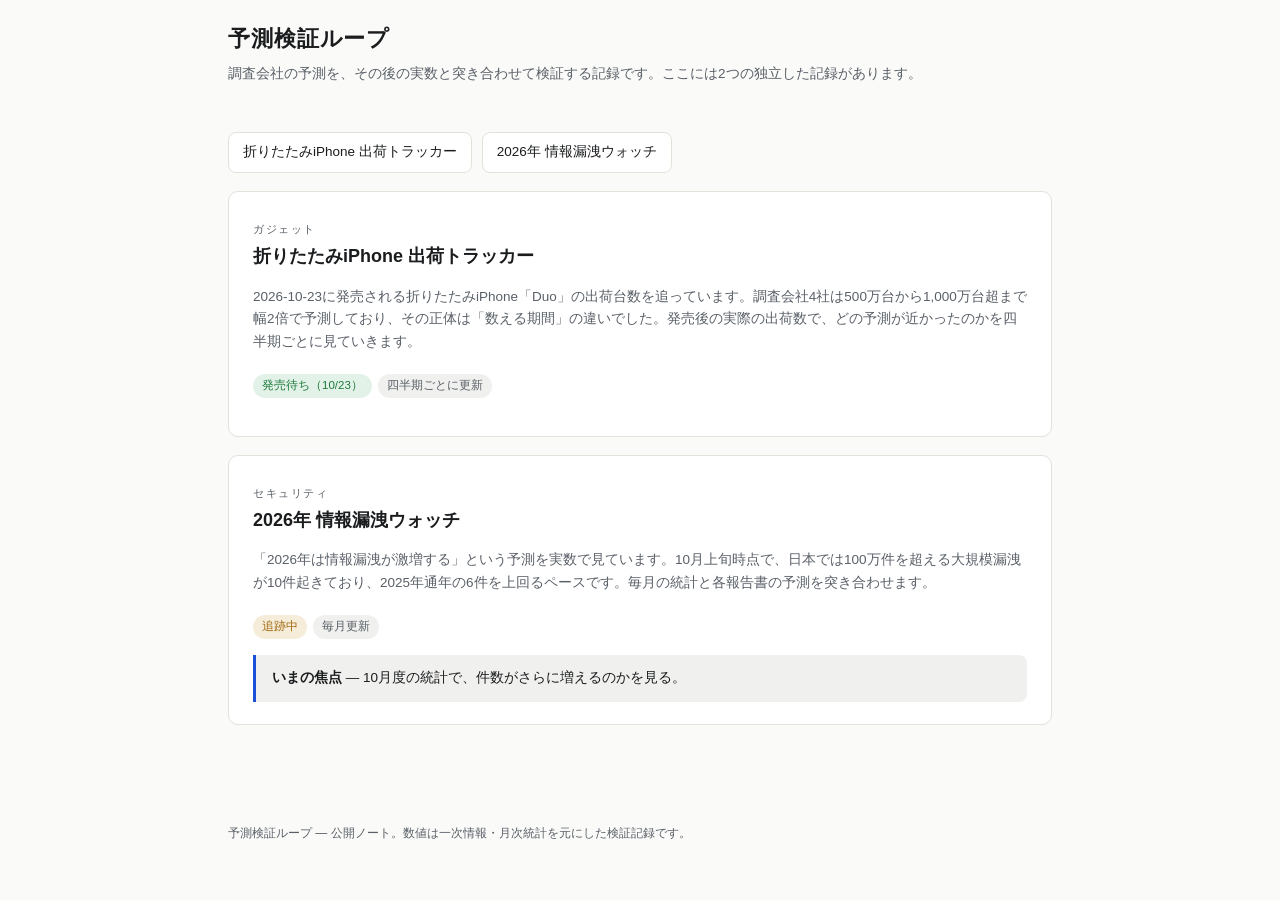
<file: index.html>
<!doctype html>
<html lang="ja">
<head>
<meta name="google-site-verification" content="UVGbnAkfxEqZ9CK4fB3fkGncIZO2VqoLKLQujLB-V0g" />
<meta charset="UTF-8">
<meta name="viewport" content="width=device-width, initial-scale=1.0">
<title>予測検証ループ</title>
<meta name="description" content="調査会社の予測を、その後の実数と突き合わせて検証する2つの記録サイト。①折りたたみiPhone出荷トラッカー ②2026年情報漏洩ウォッチ">
<meta name="robots" content="index,follow">
<link rel="canonical" href="https://sunwien1993-jpg.github.io/">
<meta property="og:type" content="website">
<meta property="og:title" content="予測検証ループ">
<meta property="og:description" content="調査会社の予測を実数で検証する2つの記録。折りたたみiPhone出荷・2026年情報漏洩。">
<meta property="og:url" content="https://sunwien1993-jpg.github.io/">
<meta property="og:locale" content="ja_JP">
<meta property="og:site_name" content="予測検証ループ">
<link rel="stylesheet" href="style.css">
</head>
<body>
<header class="site">
<h1>予測検証ループ</h1>
<p>調査会社の予測を、その後の実数と突き合わせて検証する記録です。ここには2つの独立した記録があります。</p>
</header>
<main>
<nav class="loops">
<a href="duo/">折りたたみiPhone 出荷トラッカー</a>
<a href="leak/">2026年 情報漏洩ウォッチ</a>
</nav>

<div class="card">
<span class="kicker">ガジェット</span>
<h2><a href="duo/" style="color:inherit;text-decoration:none">折りたたみiPhone 出荷トラッカー</a></h2>
<p class="sub">2026-10-23に発売される折りたたみiPhone「Duo」の出荷台数を追っています。調査会社4社は500万台から1,000万台超まで幅2倍で予測しており、その正体は「数える期間」の違いでした。発売後の実際の出荷数で、どの予測が近かったのかを四半期ごとに見ていきます。</p>
<p><span class="tag good">発売待ち（10/23）</span><span class="tag">四半期ごとに更新</span></p>
</div>

<div class="card">
<span class="kicker">セキュリティ</span>
<h2><a href="leak/" style="color:inherit;text-decoration:none">2026年 情報漏洩ウォッチ</a></h2>
<p class="sub">「2026年は情報漏洩が激増する」という予測を実数で見ています。10月上旬時点で、日本では100万件を超える大規模漏洩が10件起きており、2025年通年の6件を上回るペースです。毎月の統計と各報告書の予測を突き合わせます。</p>
<p><span class="tag warn">追跡中</span><span class="tag">毎月更新</span></p>
<div class="callout"><strong>いまの焦点</strong> — 10月度の統計で、件数がさらに増えるのかを見る。</div>
</div>
</main>
<footer class="footer">予測検証ループ — 公開ノート。数値は一次情報・月次統計を元にした検証記録です。</footer>
</body>
</html>
</file>
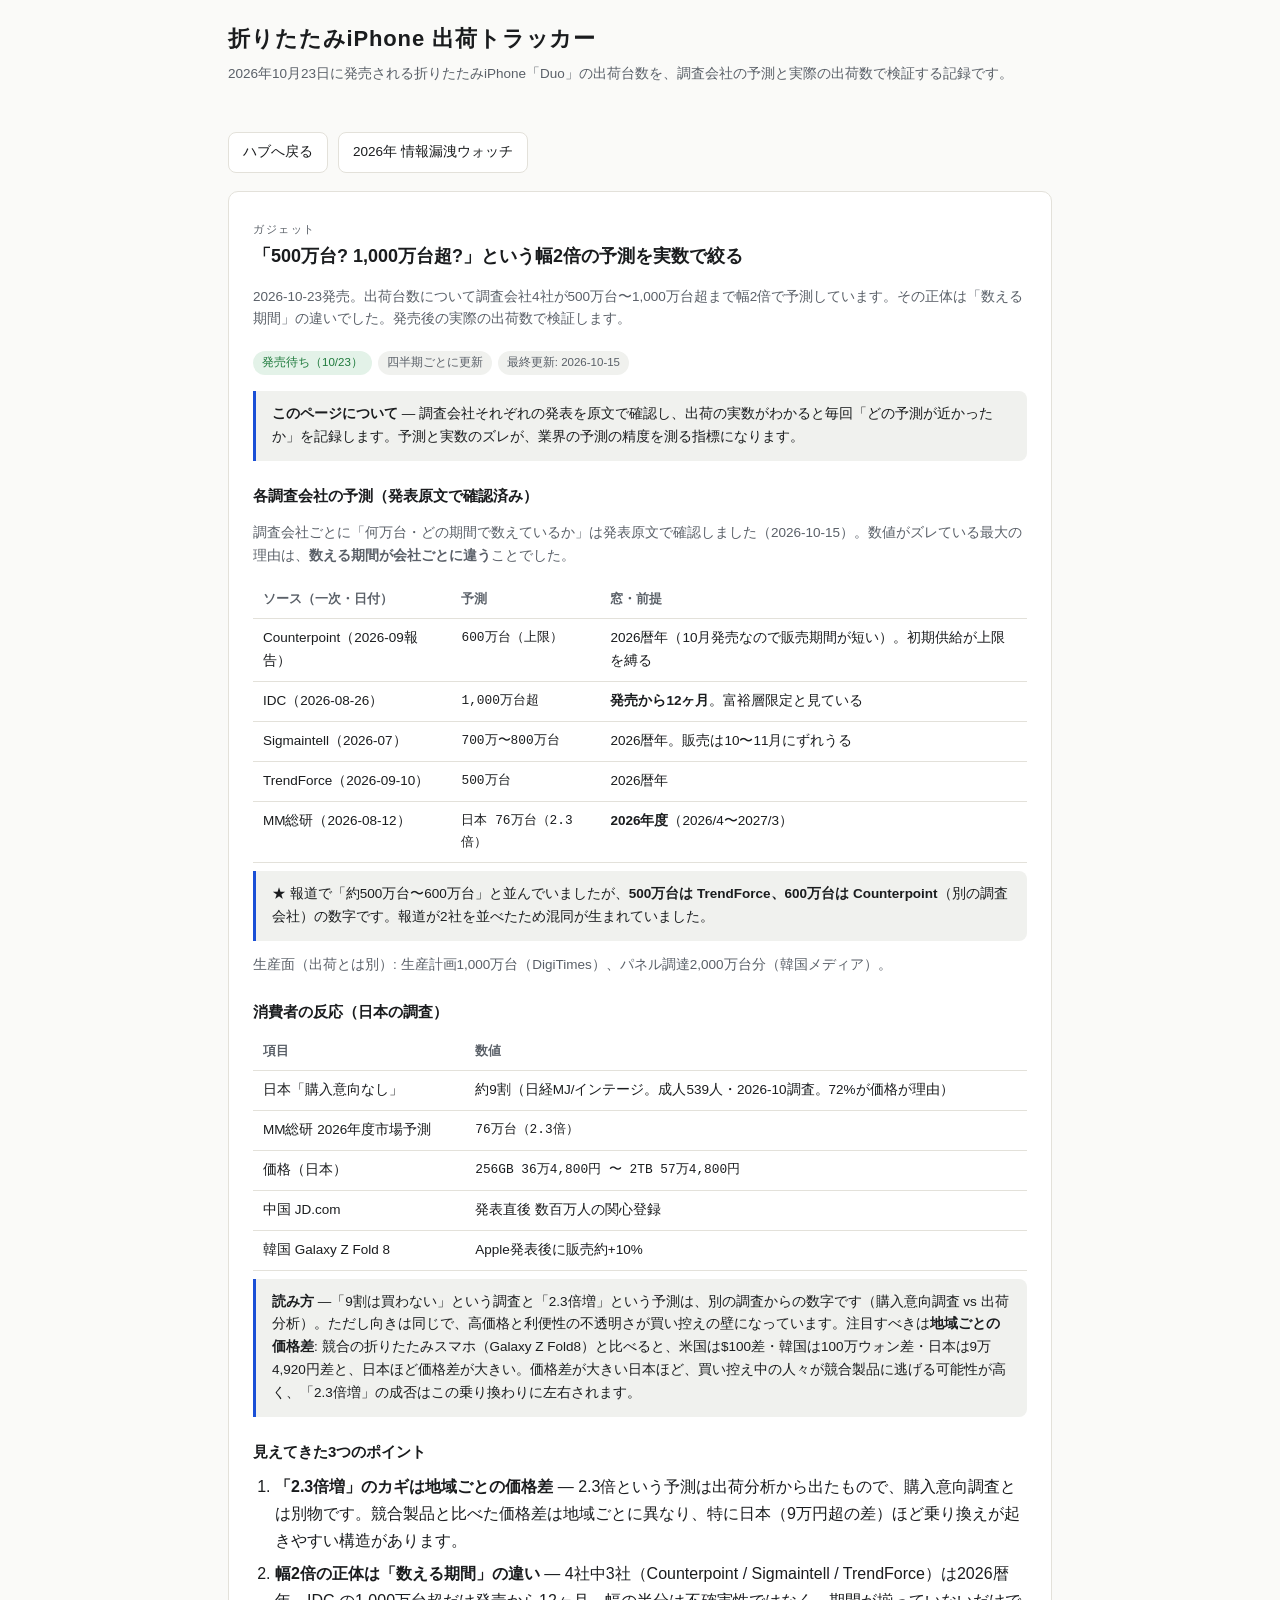
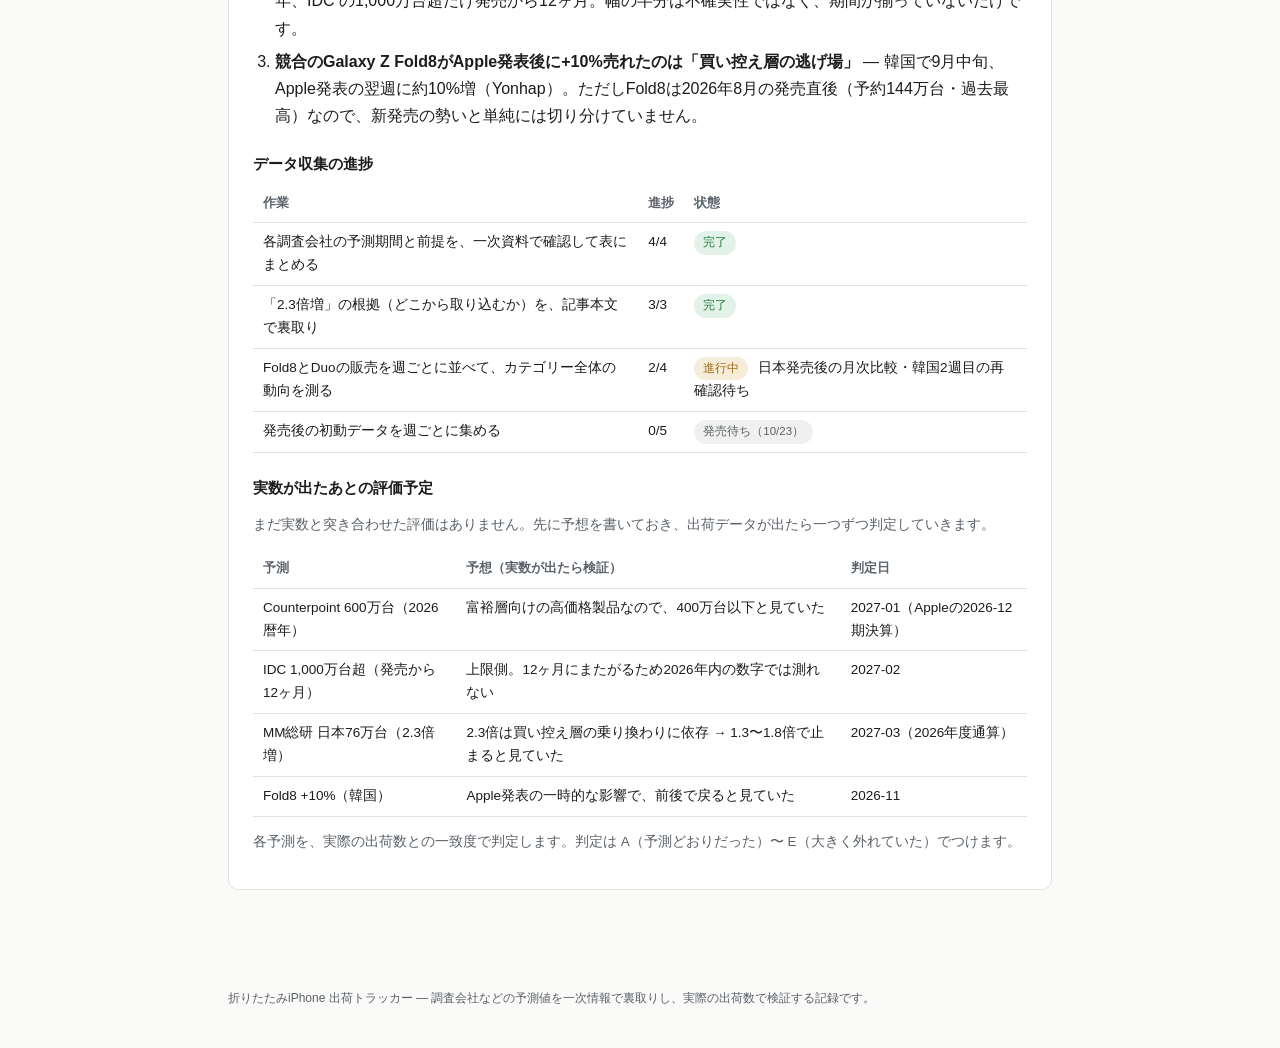
<file: duo/index.html>
<!doctype html>
<html lang="ja">
<head>
<meta charset="UTF-8">
<meta name="viewport" content="width=device-width, initial-scale=1.0">
<title>折りたたみiPhone 出荷トラッカー</title>
<meta name="description" content="2026-10-23発売の折りたたみiPhone「iPhone Duo」の初年度出荷。調査会社4社+MM総研の予測（500万台〜1,000万台超、幅2倍）を、発売後の初動・月次・決算の実数で検証する記録。">
<meta name="robots" content="index,follow">
<link rel="canonical" href="https://sunwien1993-jpg.github.io/duo/">
<meta property="og:type" content="article">
<meta property="og:title" content="iPhone Duo の初年度出荷を実数で絞る">
<meta property="og:description" content="幅2倍の正体は窓の差。初動→月次→決算で予測幅を1つの値に絞る検証ループ。">
<meta property="og:url" content="https://sunwien1993-jpg.github.io/duo/">
<meta property="og:locale" content="ja_JP">
<meta property="og:site_name" content="予測検証ループ">
<script type="application/ld+json">
{"@context":"https://***@type":"Article","headline":"折りたたみiPhone 出荷トラッカー","inLanguage":"ja"}
</script>
<link rel="stylesheet" href="style.css">
</head>
<body>
<header class="site">
<h1>折りたたみiPhone 出荷トラッカー</h1>
<p>2026年10月23日に発売される折りたたみiPhone「Duo」の出荷台数を、調査会社の予測と実際の出荷数で検証する記録です。</p>
</header>
<main>
<nav class="loops">
<a href="../index.html">ハブへ戻る</a>
<a href="../leak/">2026年 情報漏洩ウォッチ</a>
</nav>

<article class="card">
<span class="kicker">ガジェット</span>
<h2>「500万台? 1,000万台超?」という幅2倍の予測を実数で絞る</h2>
<p class="sub">2026-10-23発売。出荷台数について調査会社4社が500万台〜1,000万台超まで幅2倍で予測しています。その正体は「数える期間」の違いでした。発売後の実際の出荷数で検証します。</p>
<p><span class="tag good">発売待ち（10/23）</span><span class="tag">四半期ごとに更新</span><span class="tag">最終更新: 2026-10-15</span></p>
<div class="callout"><strong>このページについて</strong> — 調査会社それぞれの発表を原文で確認し、出荷の実数がわかると毎回「どの予測が近かったか」を記録します。予測と実数のズレが、業界の予測の精度を測る指標になります。</div>

<h3>各調査会社の予測（発表原文で確認済み）</h3>
<p class="sub">調査会社ごとに「何万台・どの期間で数えているか」は発表原文で確認しました（2026-10-15）。数値がズレている最大の理由は、<strong>数える期間が会社ごとに違う</strong>ことでした。</p>
<table>
<tr><th>ソース（一次・日付）</th><th>予測</th><th>窓・前提</th></tr>
<tr><td>Counterpoint（2026-09報告）</td><td class="num">600万台（上限）</td><td>2026暦年（10月発売なので販売期間が短い）。初期供給が上限を縛る</td></tr>
<tr><td>IDC（2026-08-26）</td><td class="num">1,000万台超</td><td><strong>発売から12ヶ月</strong>。富裕層限定と見ている</td></tr>
<tr><td>Sigmaintell（2026-07）</td><td class="num">700万〜800万台</td><td>2026暦年。販売は10〜11月にずれうる</td></tr>
<tr><td>TrendForce（2026-09-10）</td><td class="num">500万台</td><td>2026暦年</td></tr>
<tr><td>MM総研（2026-08-12）</td><td class="num">日本 76万台（2.3倍）</td><td><strong>2026年度</strong>（2026/4〜2027/3）</td></tr>
</table>
<div class="callout">★ 報道で「約500万台〜600万台」と並んでいましたが、<strong>500万台は TrendForce、600万台は Counterpoint</strong>（別の調査会社）の数字です。報道が2社を並べたため混同が生まれていました。</div>
<p class="sub">生産面（出荷とは別）: 生産計画1,000万台（DigiTimes）、パネル調達2,000万台分（韓国メディア）。</p>

<h3>消費者の反応（日本の調査）</h3>
<table>
<tr><th>項目</th><th>数値</th></tr>
<tr><td>日本「購入意向なし」</td><td>約9割（日経MJ/インテージ。成人539人・2026-10調査。72%が価格が理由）</td></tr>
<tr><td>MM総研 2026年度市場予測</td><td class="num">76万台（2.3倍）</td></tr>
<tr><td>価格（日本）</td><td class="num">256GB 36万4,800円 〜 2TB 57万4,800円</td></tr>
<tr><td>中国 JD.com</td><td>発表直後 数百万人の関心登録</td></tr>
<tr><td>韓国 Galaxy Z Fold 8</td><td>Apple発表後に販売約+10%</td></tr>
</table>
<div class="callout"><strong>読み方</strong> —「9割は買わない」という調査と「2.3倍増」という予測は、別の調査からの数字です（購入意向調査 vs 出荷分析）。ただし向きは同じで、高価格と利便性の不透明さが買い控えの壁になっています。注目すべきは<strong>地域ごとの価格差</strong>: 競合の折りたたみスマホ（Galaxy Z Fold8）と比べると、米国は$100差・韓国は100万ウォン差・日本は9万4,920円差と、日本ほど価格差が大きい。価格差が大きい日本ほど、買い控え中の人々が競合製品に逃げる可能性が高く、「2.3倍増」の成否はこの乗り換わりに左右されます。</div>

<h3>見えてきた3つのポイント</h3>
<ol class="steps">
<li><strong>「2.3倍増」のカギは地域ごとの価格差</strong> — 2.3倍という予測は出荷分析から出たもので、購入意向調査とは別物です。競合製品と比べた価格差は地域ごとに異なり、特に日本（9万円超の差）ほど乗り換えが起きやすい構造があります。</li>
<li><strong>幅2倍の正体は「数える期間」の違い</strong> — 4社中3社（Counterpoint / Sigmaintell / TrendForce）は2026暦年、IDC の1,000万台超だけ発売から12ヶ月。幅の半分は不確実性ではなく、期間が揃っていないだけです。</li>
<li><strong>競合のGalaxy Z Fold8がApple発表後に+10%売れたのは「買い控え層の逃げ場」</strong> — 韓国で9月中旬、Apple発表の翌週に約10%増（Yonhap）。ただしFold8は2026年8月の発売直後（予約144万台・過去最高）なので、新発売の勢いと単純には切り分けていません。</li>
</ol>

<h3>データ収集の進捗</h3>
<table>
<tr><th>作業</th><th>進捗</th><th>状態</th></tr>
<tr><td>各調査会社の予測期間と前提を、一次資料で確認して表にまとめる</td><td>4/4</td><td><span class="tag good">完了</span></td></tr>
<tr><td>「2.3倍増」の根拠（どこから取り込むか）を、記事本文で裏取り</td><td>3/3</td><td><span class="tag good">完了</span></td></tr>
<tr><td>Fold8とDuoの販売を週ごとに並べて、カテゴリー全体の動向を測る</td><td>2/4</td><td><span class="tag warn">進行中</span> 日本発売後の月次比較・韓国2週目の再確認待ち</td></tr>
<tr><td>発売後の初動データを週ごとに集める</td><td>0/5</td><td><span class="tag">発売待ち（10/23）</span></td></tr>
</table>

<h3>実数が出たあとの評価予定</h3>
<p class="sub">まだ実数と突き合わせた評価はありません。先に予想を書いておき、出荷データが出たら一つずつ判定していきます。</p>
<table>
<tr><th>予測</th><th>予想（実数が出たら検証）</th><th>判定日</th></tr>
<tr><td>Counterpoint 600万台（2026暦年）</td><td>富裕層向けの高価格製品なので、400万台以下と見ていた</td><td>2027-01（Appleの2026-12期決算）</td></tr>
<tr><td>IDC 1,000万台超（発売から12ヶ月）</td><td>上限側。12ヶ月にまたがるため2026年内の数字では測れない</td><td>2027-02</td></tr>
<tr><td>MM総研 日本76万台（2.3倍増）</td><td>2.3倍は買い控え層の乗り換わりに依存 → 1.3〜1.8倍で止まると見ていた</td><td>2027-03（2026年度通算）</td></tr>
<tr><td>Fold8 +10%（韓国）</td><td>Apple発表の一時的な影響で、前後で戻ると見ていた</td><td>2026-11</td></tr>
</table>
<p class="sub">各予測を、実際の出荷数との一致度で判定します。判定は A（予測どおりだった）〜 E（大きく外れていた）でつけます。</p>
</article>
</main>
<footer class="footer">折りたたみiPhone 出荷トラッカー — 調査会社などの予測値を一次情報で裏取りし、実際の出荷数で検証する記録です。</footer>
</body>
</html>
</file>
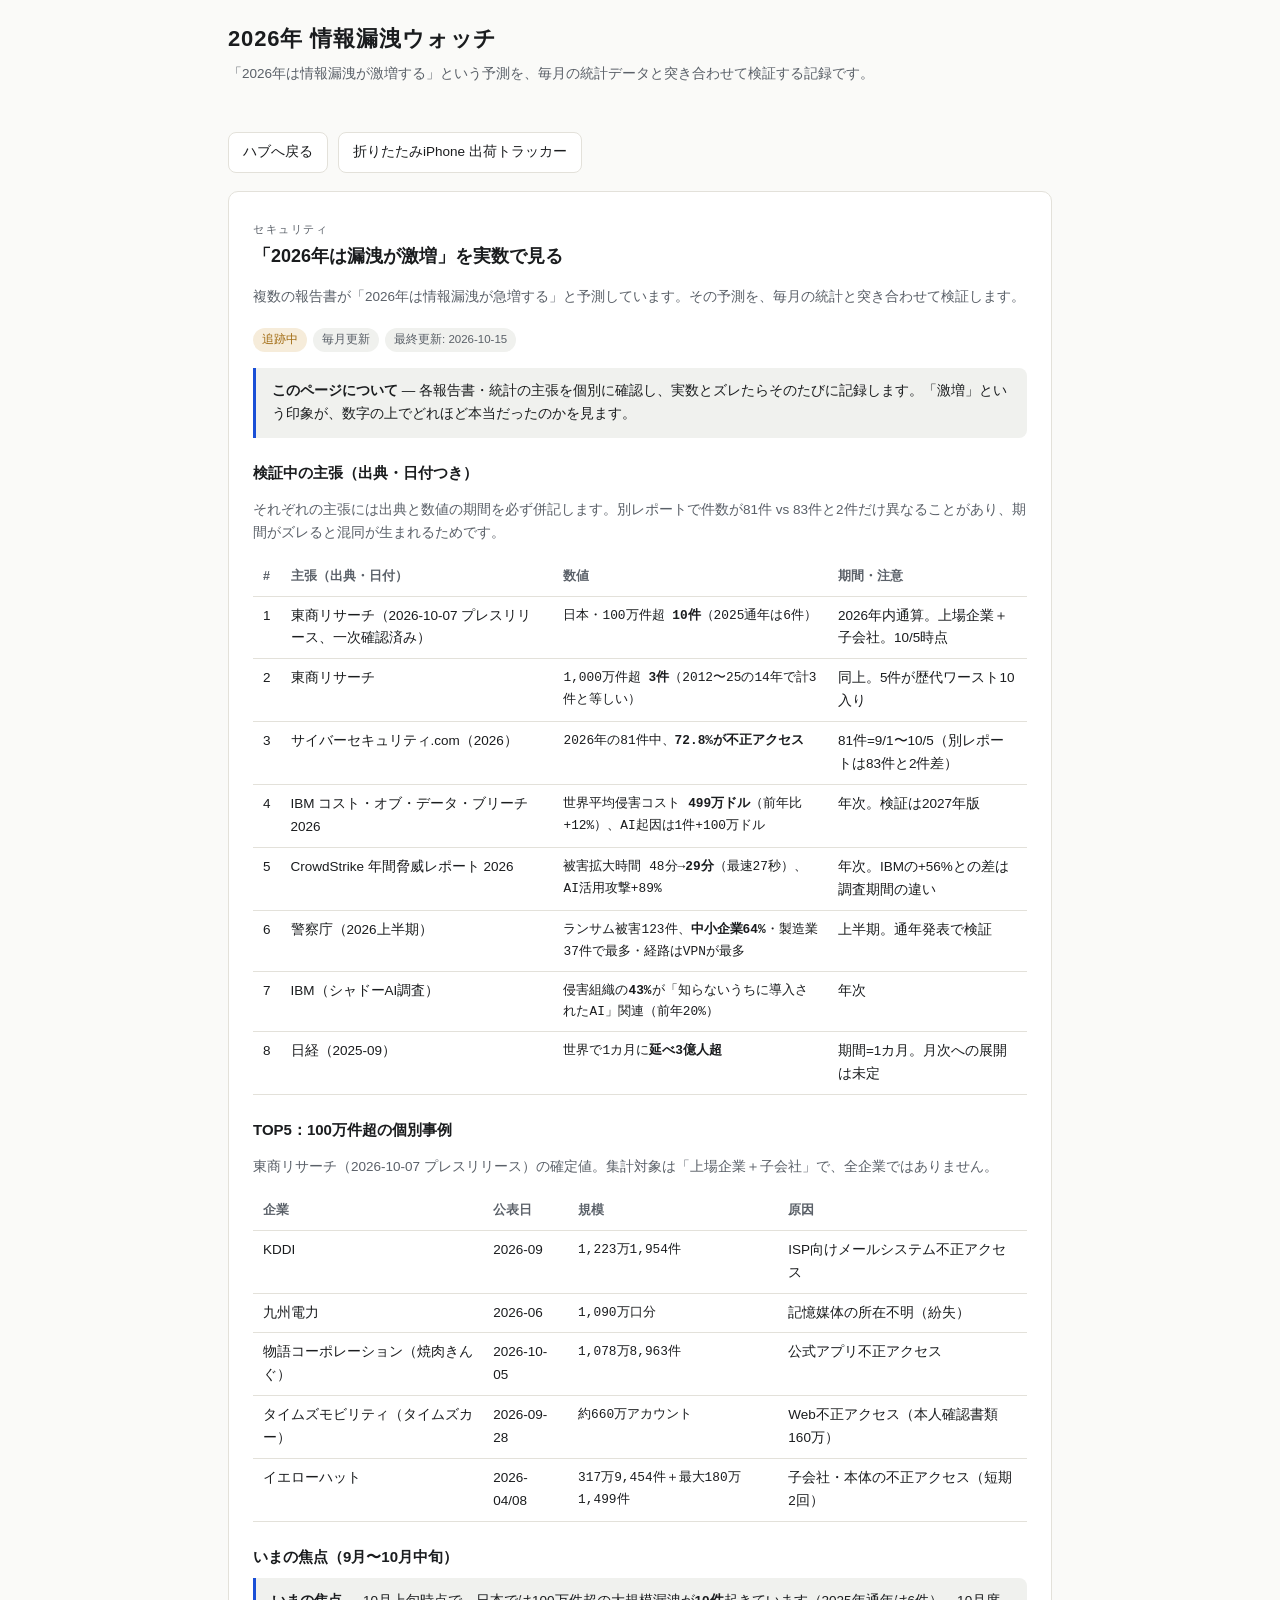
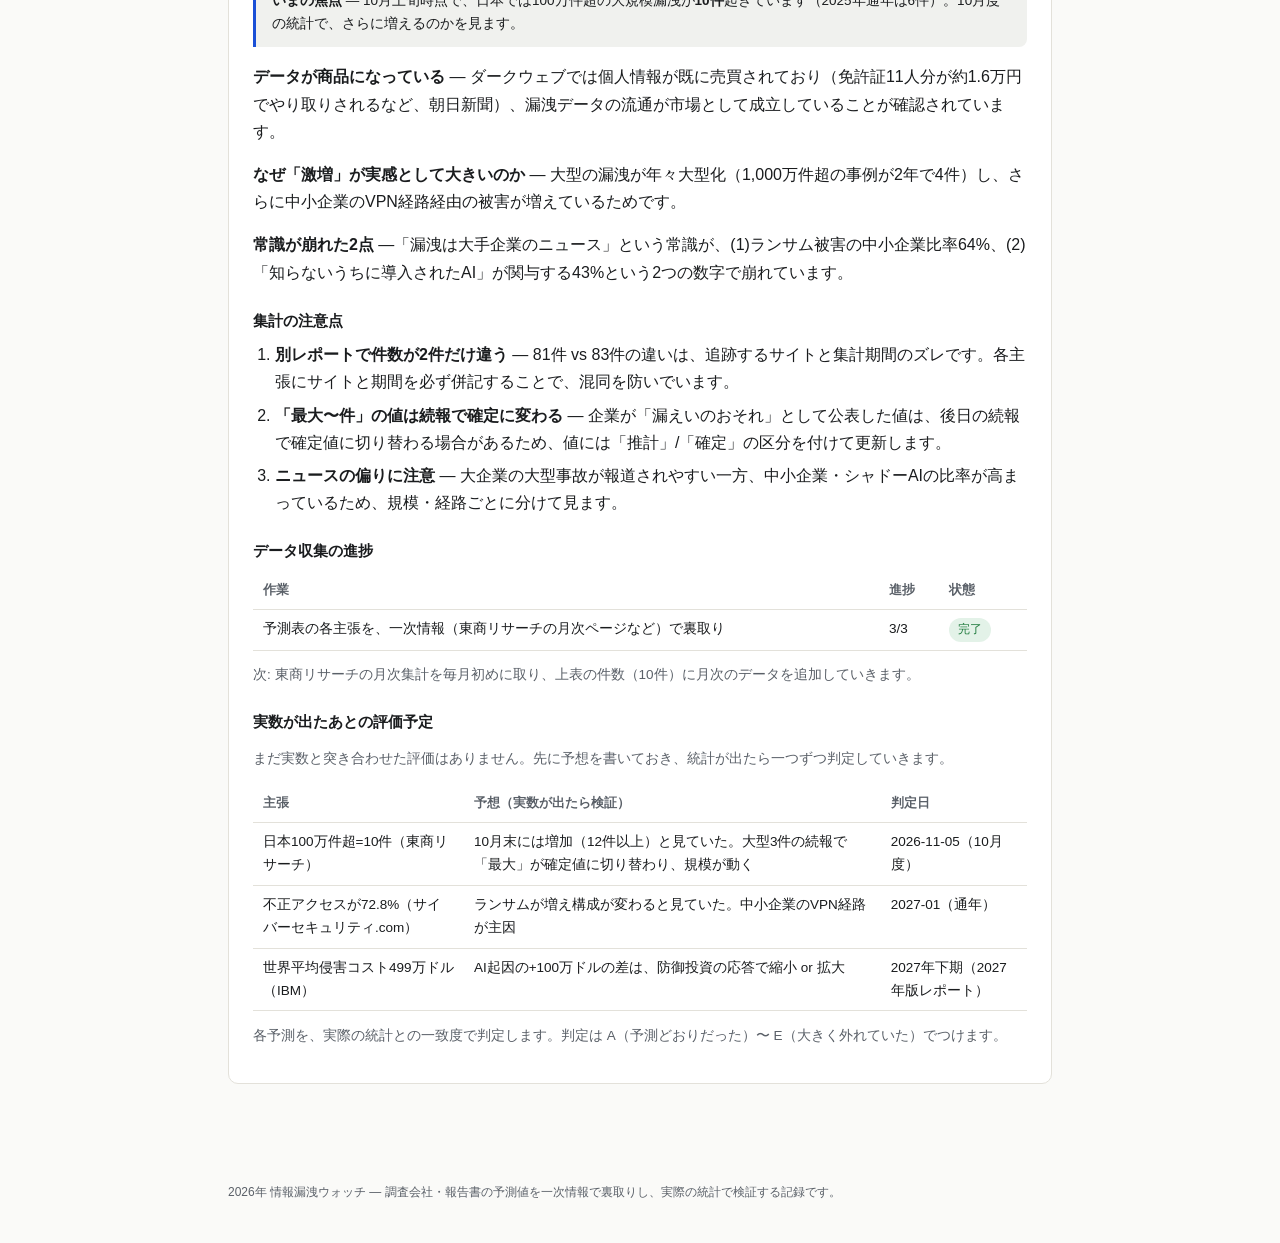
<file: leak/index.html>
<!doctype html>
<html lang="ja">
<head>
<meta charset="UTF-8">
<meta name="viewport" content="width=device-width, initial-scale=1.0">
<title>2026年 情報漏洩ウォッチ</title>
<meta name="description" content="「2026年は情報漏洩が激増する」という予測を実数で検証する記録。日本では10月上旬時点で100万件超の大規模漏洩が10件。毎月の統計と各報告書の予測を突き合わせます。">
<meta name="robots" content="index,follow">
<link rel="canonical" href="https://sunwien1993-jpg.github.io/leak/">
<meta property="og:type" content="article">
<meta property="og:title" content="2026年 情報漏洩ウォッチ">
<meta property="og:description" content="「2026年は情報漏洩が激増」という予測を実数で検証。毎月更新。">
<meta property="og:url" content="https://sunwien1993-jpg.github.io/leak/">
<meta property="og:locale" content="ja_JP">
<meta property="og:site_name" content="予測検証ループ">
<script type="application/ld+json">
{"@context":"https://***@type":"Article","headline":"2026年 情報漏洩ウォッチ","inLanguage":"ja"}
</script>
<link rel="stylesheet" href="style.css">
</head>
<body>
<header class="site">
<h1>2026年 情報漏洩ウォッチ</h1>
<p>「2026年は情報漏洩が激増する」という予測を、毎月の統計データと突き合わせて検証する記録です。</p>
</header>
<main>
<nav class="loops">
<a href="../index.html">ハブへ戻る</a>
<a href="../duo/">折りたたみiPhone 出荷トラッカー</a>
</nav>

<article class="card">
<span class="kicker">セキュリティ</span>
<h2>「2026年は漏洩が激増」を実数で見る</h2>
<p class="sub">複数の報告書が「2026年は情報漏洩が急増する」と予測しています。その予測を、毎月の統計と突き合わせて検証します。</p>
<p><span class="tag warn">追跡中</span><span class="tag">毎月更新</span><span class="tag">最終更新: 2026-10-15</span></p>
<div class="callout"><strong>このページについて</strong> — 各報告書・統計の主張を個別に確認し、実数とズレたらそのたびに記録します。「激増」という印象が、数字の上でどれほど本当だったのかを見ます。</div>

<h3>検証中の主張（出典・日付つき）</h3>
<p class="sub">それぞれの主張には出典と数値の期間を必ず併記します。別レポートで件数が81件 vs 83件と2件だけ異なることがあり、期間がズレると混同が生まれるためです。</p>
<table>
<tr><th>#</th><th>主張（出典・日付）</th><th>数値</th><th>期間・注意</th></tr>
<tr><td>1</td><td>東商リサーチ（2026-10-07 プレスリリース、一次確認済み）</td><td class="num">日本・100万件超 <strong>10件</strong>（2025通年は6件）</td><td>2026年内通算。上場企業＋子会社。10/5時点</td></tr>
<tr><td>2</td><td>東商リサーチ</td><td class="num">1,000万件超 <strong>3件</strong>（2012〜25の14年で計3件と等しい）</td><td>同上。5件が歴代ワースト10入り</td></tr>
<tr><td>3</td><td>サイバーセキュリティ.com（2026）</td><td class="num">2026年の81件中、<strong>72.8%が不正アクセス</strong></td><td>81件=9/1〜10/5（別レポートは83件と2件差）</td></tr>
<tr><td>4</td><td>IBM コスト・オブ・データ・ブリーチ 2026</td><td class="num">世界平均侵害コスト <strong>499万ドル</strong>（前年比+12%）、AI起因は1件+100万ドル</td><td>年次。検証は2027年版</td></tr>
<tr><td>5</td><td>CrowdStrike 年間脅威レポート 2026</td><td class="num">被害拡大時間 48分→<strong>29分</strong>（最速27秒）、AI活用攻撃+89%</td><td>年次。IBMの+56%との差は調査期間の違い</td></tr>
<tr><td>6</td><td>警察庁（2026上半期）</td><td class="num">ランサム被害123件、<strong>中小企業64%</strong>・製造業37件で最多・経路はVPNが最多</td><td>上半期。通年発表で検証</td></tr>
<tr><td>7</td><td>IBM（シャドーAI調査）</td><td class="num">侵害組織の<strong>43%</strong>が「知らないうちに導入されたAI」関連（前年20%）</td><td>年次</td></tr>
<tr><td>8</td><td>日経（2025-09）</td><td class="num">世界で1カ月に<strong>延べ3億人超</strong></td><td>期間=1カ月。月次への展開は未定</td></tr>
</table>

<h3>TOP5：100万件超の個別事例</h3>
<p class="sub">東商リサーチ（2026-10-07 プレスリリース）の確定値。集計対象は「上場企業＋子会社」で、全企業ではありません。</p>
<table>
<tr><th>企業</th><th>公表日</th><th>規模</th><th>原因</th></tr>
<tr><td>KDDI</td><td>2026-09</td><td class="num">1,223万1,954件</td><td>ISP向けメールシステム不正アクセス</td></tr>
<tr><td>九州電力</td><td>2026-06</td><td class="num">1,090万口分</td><td>記憶媒体の所在不明（紛失）</td></tr>
<tr><td>物語コーポレーション（焼肉きんぐ）</td><td>2026-10-05</td><td class="num">1,078万8,963件</td><td>公式アプリ不正アクセス</td></tr>
<tr><td>タイムズモビリティ（タイムズカー）</td><td>2026-09-28</td><td class="num">約660万アカウント</td><td>Web不正アクセス（本人確認書類160万）</td></tr>
<tr><td>イエローハット</td><td>2026-04/08</td><td class="num">317万9,454件＋最大180万1,499件</td><td>子会社・本体の不正アクセス（短期2回）</td></tr>
</table>

<h3>いまの焦点（9月〜10月中旬）</h3>
<div class="callout"><strong>いまの焦点</strong> — 10月上旬時点で、日本では100万件超の大規模漏洩が<strong>10件</strong>起きています（2025年通年は6件）。10月度の統計で、さらに増えるのかを見ます。</div>
<p><strong>データが商品になっている</strong> — ダークウェブでは個人情報が既に売買されており（免許証11人分が約1.6万円でやり取りされるなど、朝日新聞）、漏洩データの流通が市場として成立していることが確認されています。</p>
<p><strong>なぜ「激増」が実感として大きいのか</strong> — 大型の漏洩が年々大型化（1,000万件超の事例が2年で4件）し、さらに中小企業のVPN経路経由の被害が増えているためです。</p>
<p><strong>常識が崩れた2点</strong> —「漏洩は大手企業のニュース」という常識が、(1)ランサム被害の中小企業比率64%、(2)「知らないうちに導入されたAI」が関与する43%という2つの数字で崩れています。</p>

<h3>集計の注意点</h3>
<ol class="steps">
<li><strong>別レポートで件数が2件だけ違う</strong> — 81件 vs 83件の違いは、追跡するサイトと集計期間のズレです。各主張にサイトと期間を必ず併記することで、混同を防いでいます。</li>
<li><strong>「最大〜件」の値は続報で確定に変わる</strong> — 企業が「漏えいのおそれ」として公表した値は、後日の続報で確定値に切り替わる場合があるため、値には「推計」/「確定」の区分を付けて更新します。</li>
<li><strong>ニュースの偏りに注意</strong> — 大企業の大型事故が報道されやすい一方、中小企業・シャドーAIの比率が高まっているため、規模・経路ごとに分けて見ます。</li>
</ol>

<h3>データ収集の進捗</h3>
<table>
<tr><th>作業</th><th>進捗</th><th>状態</th></tr>
<tr><td>予測表の各主張を、一次情報（東商リサーチの月次ページなど）で裏取り</td><td>3/3</td><td><span class="tag good">完了</span></td></tr>
</table>
<p class="sub">次: 東商リサーチの月次集計を毎月初めに取り、上表の件数（10件）に月次のデータを追加していきます。</p>

<h3>実数が出たあとの評価予定</h3>
<p class="sub">まだ実数と突き合わせた評価はありません。先に予想を書いておき、統計が出たら一つずつ判定していきます。</p>
<table>
<tr><th>主張</th><th>予想（実数が出たら検証）</th><th>判定日</th></tr>
<tr><td>日本100万件超=10件（東商リサーチ）</td><td>10月末には増加（12件以上）と見ていた。大型3件の続報で「最大」が確定値に切り替わり、規模が動く</td><td>2026-11-05（10月度）</td></tr>
<tr><td>不正アクセスが72.8%（サイバーセキュリティ.com）</td><td>ランサムが増え構成が変わると見ていた。中小企業のVPN経路が主因</td><td>2027-01（通年）</td></tr>
<tr><td>世界平均侵害コスト499万ドル（IBM）</td><td>AI起因の+100万ドルの差は、防御投資の応答で縮小 or 拡大</td><td>2027年下期（2027年版レポート）</td></tr>
</table>
<p class="sub">各予測を、実際の統計との一致度で判定します。判定は A（予測どおりだった）〜 E（大きく外れていた）でつけます。</p>
</article>
</main>
<footer class="footer">2026年 情報漏洩ウォッチ — 調査会社・報告書の予測値を一次情報で裏取りし、実際の統計で検証する記録です。</footer>
</body>
</html>
</file>
<file: style.css>
/* site/ — 予測検証ループ公開サイト（オリジナルデザイン・rising-loop部品不使用） */
:root{
  --bg:#fafaf8; --card:#fff; --line:#e3e1da; --ink:#1a1c1e; --sub:#5a6068;
  --accent:#1a4fd6; --good:#1e7a3c; --warn:#a06a10; --bad:#b3372c; --soft:#f0f1ee;
}
*{box-sizing:border-box}
body{margin:0;background:var(--bg);color:var(--ink);
  font-family:"Hiragino Sans","Yu Gothic UI","Noto Sans JP",sans-serif;line-height:1.7}
main{max-width:860px;margin:0 auto;padding:28px 18px 80px}
header.site{max-width:860px;margin:0 auto;padding:20px 18px 0}
header.site h1{margin:0;font-size:22px;letter-spacing:.04em}
header.site p{margin:6px 0 0;color:var(--sub);font-size:13.5px}
nav.loops{display:flex;gap:10px;flex-wrap:wrap;margin:18px 0 0}
nav.loops a{font-size:13.5px;padding:8px 14px;border:1px solid var(--line);border-radius:8px;
  background:var(--card);color:var(--ink);text-decoration:none}
nav.loops a:hover{border-color:var(--accent);color:var(--accent)}
.card{background:var(--card);border:1px solid var(--line);border-radius:10px;padding:22px 24px;margin:18px 0}
.card h2{margin:0 0 4px;font-size:18px}
.card h3{font-size:15px;margin:22px 0 8px}
.kicker{font-size:11px;letter-spacing:.14em;color:var(--sub);text-transform:uppercase}
.sub{color:var(--sub);font-size:13.5px}
table{width:100%;border-collapse:collapse;font-size:13.5px;margin:8px 0}
th,td{text-align:left;padding:8px 10px;border-bottom:1px solid var(--line);vertical-align:top}
th{font-weight:600;color:var(--sub);font-size:12.5px;white-space:nowrap}
.num{font-variant-numeric:tabular-nums;font-family:ui-monospace,Menlo,monospace;font-size:.95em}
.tag{display:inline-block;font-size:11.5px;padding:2px 9px;border-radius:999px;background:var(--soft);color:var(--sub);margin-right:6px}
.tag.good{background:#e3f2e8;color:var(--good)}
.tag.warn{background:#f6ecda;color:var(--warn)}
.callout{background:var(--soft);border-left:3px solid var(--accent);padding:12px 16px;border-radius:0 8px 8px 0;font-size:13.5px}
.callout.good{border-left-color:var(--good)}
ol.steps{padding-left:22px;margin:8px 0}
ol.steps li{margin:6px 0}
.footer{max-width:860px;margin:0 auto;padding:0 18px 40px;color:var(--sub);font-size:12px}
@media(max-width:600px){ .card{padding:16px} main{padding:16px 12px 60px} }
</file>
<file: duo/style.css>
/* site/ — 予測検証ループ公開サイト（オリジナルデザイン・rising-loop部品不使用） */
:root{
  --bg:#fafaf8; --card:#fff; --line:#e3e1da; --ink:#1a1c1e; --sub:#5a6068;
  --accent:#1a4fd6; --good:#1e7a3c; --warn:#a06a10; --bad:#b3372c; --soft:#f0f1ee;
}
*{box-sizing:border-box}
body{margin:0;background:var(--bg);color:var(--ink);
  font-family:"Hiragino Sans","Yu Gothic UI","Noto Sans JP",sans-serif;line-height:1.7}
main{max-width:860px;margin:0 auto;padding:28px 18px 80px}
header.site{max-width:860px;margin:0 auto;padding:20px 18px 0}
header.site h1{margin:0;font-size:22px;letter-spacing:.04em}
header.site p{margin:6px 0 0;color:var(--sub);font-size:13.5px}
nav.loops{display:flex;gap:10px;flex-wrap:wrap;margin:18px 0 0}
nav.loops a{font-size:13.5px;padding:8px 14px;border:1px solid var(--line);border-radius:8px;
  background:var(--card);color:var(--ink);text-decoration:none}
nav.loops a:hover{border-color:var(--accent);color:var(--accent)}
.card{background:var(--card);border:1px solid var(--line);border-radius:10px;padding:22px 24px;margin:18px 0}
.card h2{margin:0 0 4px;font-size:18px}
.card h3{font-size:15px;margin:22px 0 8px}
.kicker{font-size:11px;letter-spacing:.14em;color:var(--sub);text-transform:uppercase}
.sub{color:var(--sub);font-size:13.5px}
table{width:100%;border-collapse:collapse;font-size:13.5px;margin:8px 0}
th,td{text-align:left;padding:8px 10px;border-bottom:1px solid var(--line);vertical-align:top}
th{font-weight:600;color:var(--sub);font-size:12.5px;white-space:nowrap}
.num{font-variant-numeric:tabular-nums;font-family:ui-monospace,Menlo,monospace;font-size:.95em}
.tag{display:inline-block;font-size:11.5px;padding:2px 9px;border-radius:999px;background:var(--soft);color:var(--sub);margin-right:6px}
.tag.good{background:#e3f2e8;color:var(--good)}
.tag.warn{background:#f6ecda;color:var(--warn)}
.callout{background:var(--soft);border-left:3px solid var(--accent);padding:12px 16px;border-radius:0 8px 8px 0;font-size:13.5px}
.callout.good{border-left-color:var(--good)}
ol.steps{padding-left:22px;margin:8px 0}
ol.steps li{margin:6px 0}
.footer{max-width:860px;margin:0 auto;padding:0 18px 40px;color:var(--sub);font-size:12px}
@media(max-width:600px){ .card{padding:16px} main{padding:16px 12px 60px} }
</file>
<file: leak/style.css>
/* site/ — 予測検証ループ公開サイト（オリジナルデザイン・rising-loop部品不使用） */
:root{
  --bg:#fafaf8; --card:#fff; --line:#e3e1da; --ink:#1a1c1e; --sub:#5a6068;
  --accent:#1a4fd6; --good:#1e7a3c; --warn:#a06a10; --bad:#b3372c; --soft:#f0f1ee;
}
*{box-sizing:border-box}
body{margin:0;background:var(--bg);color:var(--ink);
  font-family:"Hiragino Sans","Yu Gothic UI","Noto Sans JP",sans-serif;line-height:1.7}
main{max-width:860px;margin:0 auto;padding:28px 18px 80px}
header.site{max-width:860px;margin:0 auto;padding:20px 18px 0}
header.site h1{margin:0;font-size:22px;letter-spacing:.04em}
header.site p{margin:6px 0 0;color:var(--sub);font-size:13.5px}
nav.loops{display:flex;gap:10px;flex-wrap:wrap;margin:18px 0 0}
nav.loops a{font-size:13.5px;padding:8px 14px;border:1px solid var(--line);border-radius:8px;
  background:var(--card);color:var(--ink);text-decoration:none}
nav.loops a:hover{border-color:var(--accent);color:var(--accent)}
.card{background:var(--card);border:1px solid var(--line);border-radius:10px;padding:22px 24px;margin:18px 0}
.card h2{margin:0 0 4px;font-size:18px}
.card h3{font-size:15px;margin:22px 0 8px}
.kicker{font-size:11px;letter-spacing:.14em;color:var(--sub);text-transform:uppercase}
.sub{color:var(--sub);font-size:13.5px}
table{width:100%;border-collapse:collapse;font-size:13.5px;margin:8px 0}
th,td{text-align:left;padding:8px 10px;border-bottom:1px solid var(--line);vertical-align:top}
th{font-weight:600;color:var(--sub);font-size:12.5px;white-space:nowrap}
.num{font-variant-numeric:tabular-nums;font-family:ui-monospace,Menlo,monospace;font-size:.95em}
.tag{display:inline-block;font-size:11.5px;padding:2px 9px;border-radius:999px;background:var(--soft);color:var(--sub);margin-right:6px}
.tag.good{background:#e3f2e8;color:var(--good)}
.tag.warn{background:#f6ecda;color:var(--warn)}
.callout{background:var(--soft);border-left:3px solid var(--accent);padding:12px 16px;border-radius:0 8px 8px 0;font-size:13.5px}
.callout.good{border-left-color:var(--good)}
ol.steps{padding-left:22px;margin:8px 0}
ol.steps li{margin:6px 0}
.footer{max-width:860px;margin:0 auto;padding:0 18px 40px;color:var(--sub);font-size:12px}
@media(max-width:600px){ .card{padding:16px} main{padding:16px 12px 60px} }
</file>
